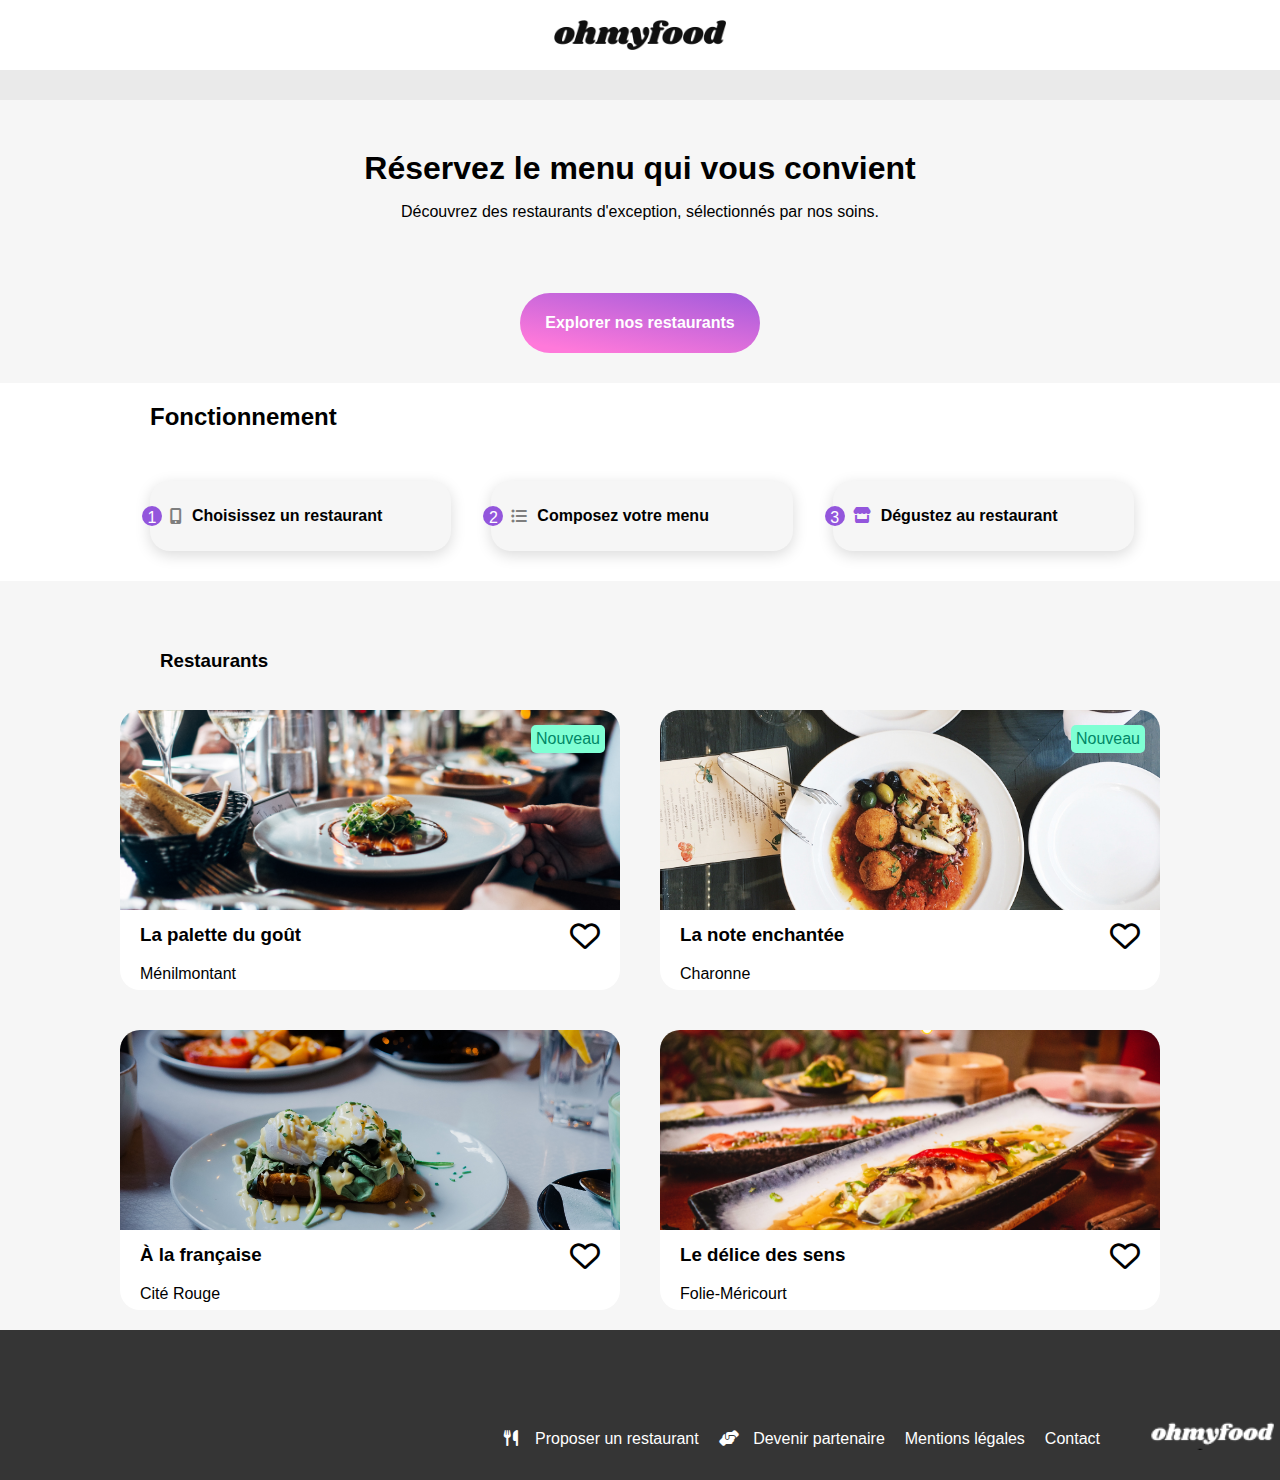
<file: index.html>
<!DOCTYPE html>
<html lang="en">
<head>
    <meta charset="UTF-8">
    <meta name="viewport" content="width=device-width, initial-scale=1.0">
    <title>OhMyFood</title>
    <link rel="stylesheet" href="https://cdnjs.cloudflare.com/ajax/libs/font-awesome/6.2.1/css/all.min.css">
    <link rel="stylesheet" href="assets/css/styles.css">
    <link rel="preconnect" href="https://fonts.googleapis.com">


</head>
<body>

    <div class="loader-container ">
        <div class="loader"></div>
    </div>

    <header>
        <img class="logo" src="assets/images/Images+textes+Ohmyfood/images/logo/ohmyfood.png" alt="Logo ohmyfood">
        
        <div class="localisation">
            
        </div>
    </header>
    <main>
        <div class="reserver">

        <h1><strong>Réservez le menu qui vous convient</strong></h1>
        <p>Découvrez des restaurants d'exception, sélectionnés par nos soins.</p>

        <a class="button" href="#">
            <strong>Explorer nos restaurants</strong>
        </a>
        </div>

        <h2><strong>Fonctionnement</strong></h2>

        <div class="fonctionnement">

            <div class="group">
                <i class="fa-solid fa-mobile-screen-button"></i>
                <strong>Choisissez un restaurant</strong>
                <span>1</span>
            </div>

            <div class="group">
                <i class="fa-solid fa-list-ul"></i>
                <strong>Composez votre menu</strong>
                <span>2</span>
            </div>

            <div class="group">
                <div class="degustez">
                    <i class="fa-solid fa-store"></i>
                </div>
                
                <strong>Dégustez au restaurant</strong>
                <span>3</span>
            </div>

        </div>
        <section class="restaurants">
            <h3 class="choix">Restaurants</h3>
            
            <div class="cards">

                

            <article class="card">
                <a class="restaurantcard" href="premierrestaurant.html">
                <img src="assets/images/Images+textes+Ohmyfood/images/restaurants/jay-wennington-N_Y88TWmGwA-unsplash.jpg" alt="Image du restaurant La palette du goût">
                </a>
                <div class="nouveau">Nouveau</div>
                <div class="like"><i class="fa-regular fa-heart"></i></div>
                <div class="like2"><i class="fa-solid fa-heart"></i></div>
                
                
                <div class="card-text">
                    <h3>La palette du goût</h3>
                    <p>Ménilmontant</p>
                    
                </div>
                </article>
                

                <a class="restaurantcard" href="deuxiemerestaurant.html">
            <article class="card">
                <img src="assets/images/Images+textes+Ohmyfood/images/restaurants/stil-u2Lp8tXIcjw-unsplash.jpg" alt="Image du restaurant La note enchantée">
                <div class="nouveau">Nouveau</div>
                <div class="like"><i class="fa-regular fa-heart"></i></div>
                <div class="like2"><i class="fa-solid fa-heart"></i></div>
                

                <div class="card-text">
                    <h3>La note enchantée</h3>
                    <p>Charonne</p>
                </div>
            </article>
                </a>

                <a class="restaurantcard" href="troisiemerestaurant.html">
            <article class="card">
                <img src="assets/images/Images+textes+Ohmyfood/images/restaurants/toa-heftiba-DQKerTsQwi0-unsplash.jpg" alt="Image du restaurant A la française">
                <div class="like"><i class="fa-regular fa-heart"></i></div>
                <div class="like2"><i class="fa-solid fa-heart"></i></div>

                <div class="card-text">
                    <h3>À la française</h3>
                    <p>Cité Rouge</p>
                </div>
            </article>
                </a>

                <a class="restaurantcard" href="quatriemerestaurant.html">
            <article class="card">
                <img src="assets/images/Images+textes+Ohmyfood/images/restaurants/louis-hansel-shotsoflouis-qNBGVyOCY8Q-unsplash.jpg" alt="Image du restaurant Le délice des sens">
                <div class="like"><i class="fa-regular fa-heart"></i></div>
                <div class="like2"><i class="fa-solid fa-heart"></i></div>

                <div class="card-text">
                    <h3>Le délice des sens</h3>
                    <p>Folie-Méricourt</p>
                </div>
            </article>
                </a>
        </div>
        </section>
    </main>
        <footer>
            <div class="footercontent">
            <img src="assets/images/Images+textes+Ohmyfood/images/logo/Footer.png" alt="Logo ohmyfood" id="Logo">

            <div class="footerelements">
            <ul>
                
                <li>
                    <a href="#">
                    <i class="fa-solid fa-utensils fa-fw"></i>
                    Proposer un restaurant
                </a>
                </li>
                
                
                <li>
                    <a href="#">
                    <i class="fa-solid fa-handshake-angle fa-fw"></i>
                    Devenir partenaire
                    </a>
                </li>
                
                <li><a href="#">Mentions légales</a></li>
                <li><a href="#">Contact</a></li>
            </ul>
            
            </div>
            </div>
        </footer>
</body>
</html>
</file>
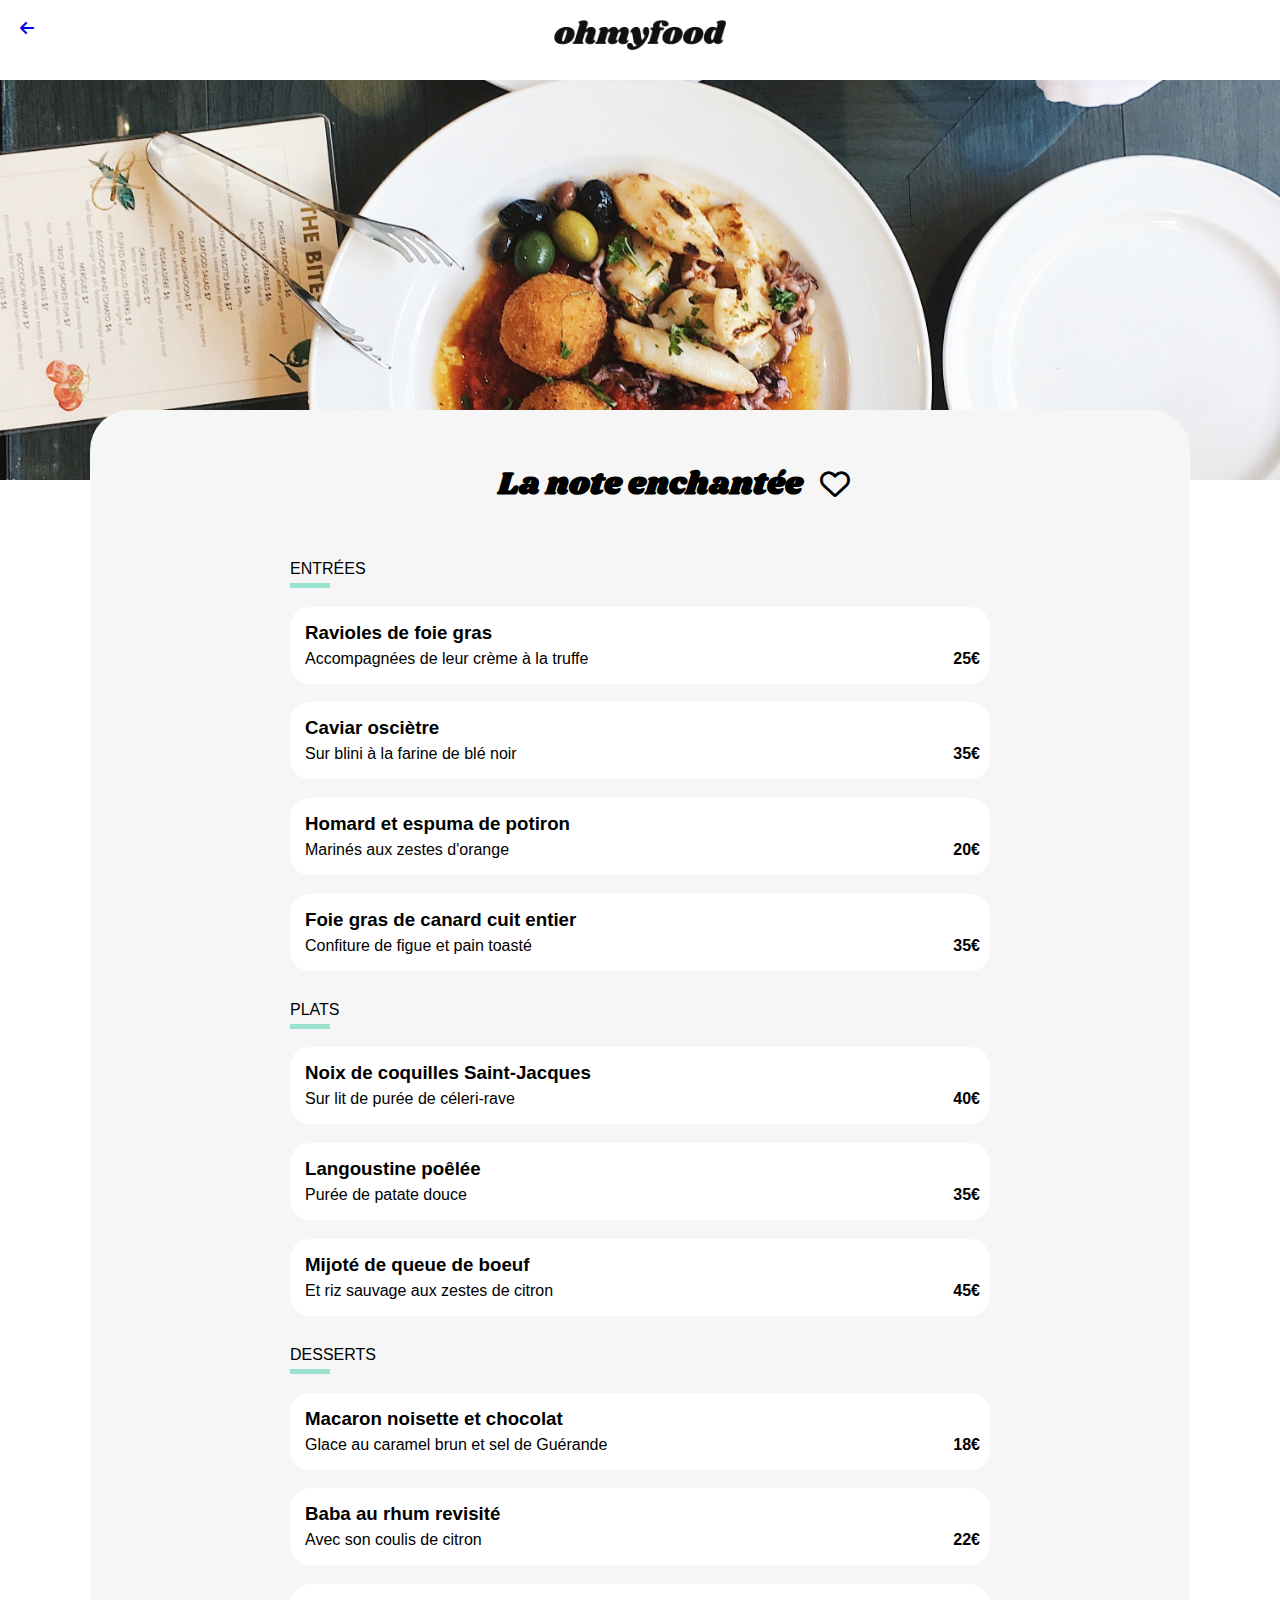
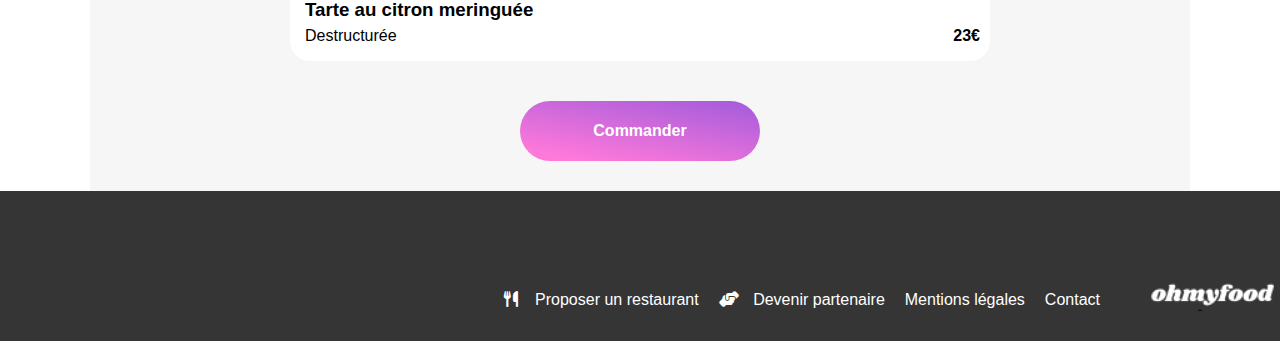
<file: deuxiemerestaurant.html>
<!DOCTYPE html>
<html lang="en">
<head>
    <meta charset="UTF-8">
    <meta name="viewport" content="width=device-width, initial-scale=1.0">
    <title>OhMyFood</title>
    <link rel="stylesheet" href="https://cdnjs.cloudflare.com/ajax/libs/font-awesome/6.2.1/css/all.min.css">
    <link rel="stylesheet" href="assets/css/styles.css">
    <link rel="stylesheet" href="https://fonts.googleapis.com/css?family=Shrikhand">
</head>
<body>

    

    <header>
        <a href="index.html">
            <i class="fa-solid fa-arrow-left"></i>
    </a>
        <img class="logo" src="assets/images/Images+textes+Ohmyfood/images/logo/ohmyfood.png" alt="Logo ohmyfood">
    </header>
    <main>
        <div class="background">
        <img class="backgroundimg" src="assets/images/Images+textes+Ohmyfood/images/restaurants/stil-u2Lp8tXIcjw-unsplash.jpg" alt="Restaurant La note enchantée">
        </div>
        <div class="container">

        <div class="titlelike">
            <h1><strong>La note enchantée</strong></h1>
            
            <div class="like"><i class="fa-regular fa-heart"></i></div>
                <div class="like2"><i class="fa-solid fa-heart"></i></div>
        </div>

            <div class="entrees">
                <p class="all">ENTRÉES</p>

            <div class="assiette">

                <h3>Ravioles de foie gras</h3>

                <div class="assiettedetail">
                <p>Accompagnées de leur crème à la truffe</p>

                <div class="prix">
                    <p>25€</p>
                </div>
                
                <div class="validatecheck">
                    <i class="fa-solid fa-circle-check"></i>
                </div>
            </div>
            </div>

            <div class="assiette">

                <h3>Caviar osciètre</h3>

                <div class="assiettedetail">
                <p>Sur blini à la farine de blé noir</p>

                <div class="prix">
                    <p>35€</p>
                </div>
                
                <div class="validatecheck">
                    <i class="fa-solid fa-circle-check"></i>
                </div>
            </div>
            </div>

            <div class="assiette">

                <h3>Homard et espuma de potiron</h3>

                <div class="assiettedetail">
                <p>Marinés aux zestes d'orange</p>

                <div class="prix">
                    <p>20€</p>
                </div>
                
                <div class="validatecheck">
                    <i class="fa-solid fa-circle-check"></i>
                </div>
            </div>
            </div>

            <div class="assiette">
                <h3>Foie gras de canard cuit entier</h3>

                <div class="assiettedetail">
                <p>Confiture de figue et pain toasté</p>

                <div class="prix">
                    <p>35€</p>
                </div>
                
                <div class="validatecheck">
                    <i class="fa-solid fa-circle-check"></i>
                </div>
            </div>
            </div>

            </div>

            <div class="plats">

            <p class="all">PLATS</p>

            <div class="assiette">
                <h3>Noix de coquilles Saint-Jacques</h3>

                <div class="assiettedetail">
                <p>Sur lit de purée de céleri-rave</p>

                <div class="prix">
                    <p>40€</p>
                </div>
                
                <div class="validatecheck">
                    <i class="fa-solid fa-circle-check"></i>
                </div>
            </div>
            </div>

            <div class="assiette">
                <h3>Langoustine poêlée</h3>

                <div class="assiettedetail">
                <p>Purée de patate douce</p>

                <div class="prix">
                    <p>35€</p>
                </div>
                

                <div class="validatecheck">
                    <i class="fa-solid fa-circle-check"></i>
                </div>
            </div>
            </div>

            <div class="assiette">
                <h3>Mijoté de queue de boeuf</h3>

                <div class="assiettedetail">
                <p>Et riz sauvage aux zestes de citron</p>

                <div class="prix">
                    <p>45€</p>
                </div>
                
                <div class="validatecheck">
                    <i class="fa-solid fa-circle-check"></i>
                </div>
            </div>
            </div>

            </div>

            <div class="desserts">

                <p class="all">DESSERTS</p>

                <div class="assiette">

                    <h3>Macaron noisette et chocolat</h3>

                    <div class="assiettedetail">
                    <p>Glace au caramel brun et sel de Guérande</p>

                    <div class="prix">
                        <p>18€</p>
                    </div>
                    

                    <div class="validatecheck">
                        <i class="fa-solid fa-circle-check"></i>
                    </div>
                </div>
                </div>

                <div class="assiette">

                    <h3>Baba au rhum revisité</h3>

                    <div class="assiettedetail">
                    <p>Avec son coulis de citron</p>

                    <div class="prix">
                        <p>22€</p>
                    </div>
                    
                    <div class="validatecheck">
                        <i class="fa-solid fa-circle-check"></i>
                    </div>
                </div>
                </div>

                <div class="assiette">

                    <h3>Tarte au citron meringuée</h3>

                    <div class="assiettedetail">
                    <p>Destructurée</p>

                    <div class="prix">
                        <p>23€</p>
                    </div>
                    
                    <div class="validatecheck">
                        <i class="fa-solid fa-circle-check"></i>
                    </div>
                </div>
                </div>

            </div>


            <a class="button" href="#">
                <p><strong>Commander</strong></p>
            </a>
        </div>

    </main>
        <footer>
            <div class="footercontent">
                <img src="assets/images/Images+textes+Ohmyfood/images/logo/Footer.png" alt="Logo ohmyfood" id="Logo">

                <div class="footerelements">
                <ul>
                
                        <li>
                            <a href="#">
                            <i class="fa-solid fa-utensils fa-fw"></i>
                            Proposer un restaurant
                        </a>
                        </li>
                        
                        
                        <li>
                        <a href="#">
                        <i class="fa-solid fa-handshake-angle fa-fw"></i>
                        Devenir partenaire
                        </a>
                        </li>
                        
                        <li><a href="#">Mentions légales</a></li>
                        <li><a href="#">Contact</a></li>
                    </ul>
                    </div>

                </div>
        </footer>
</body>
</html>
</file>
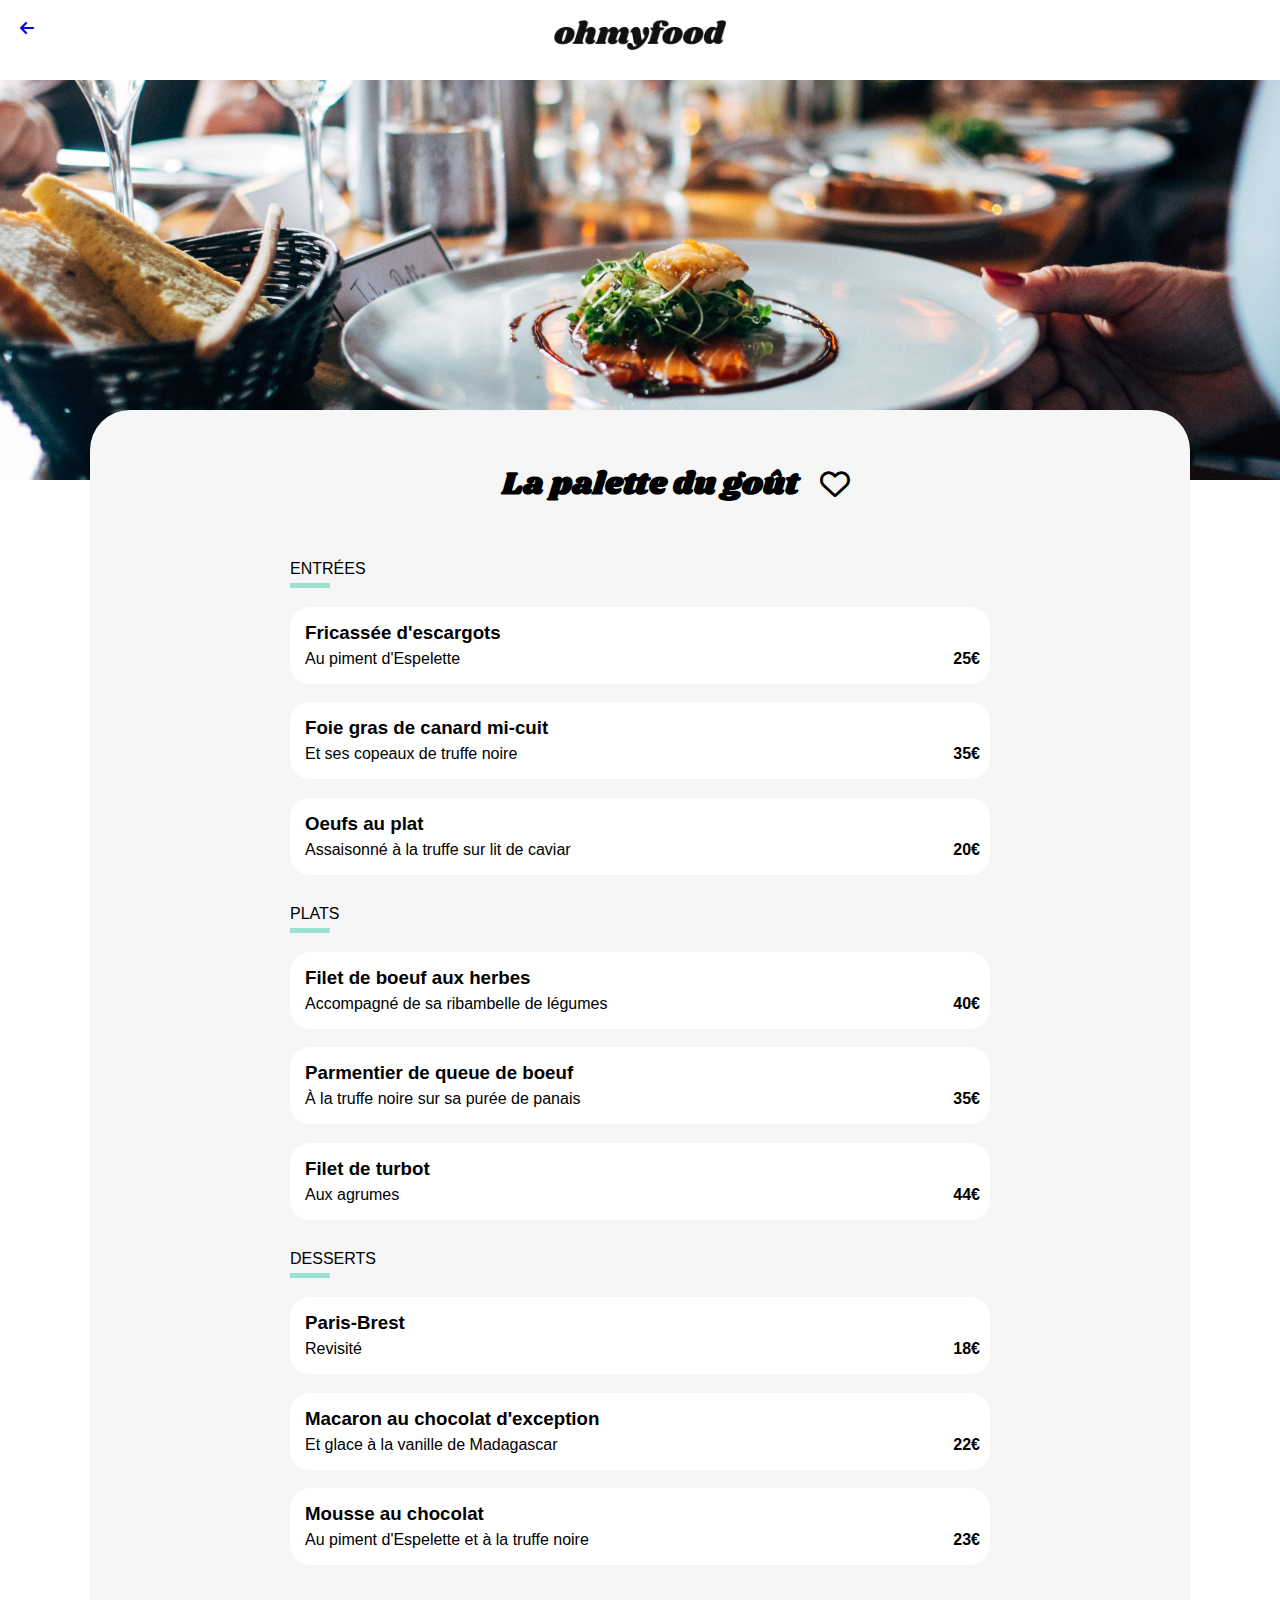
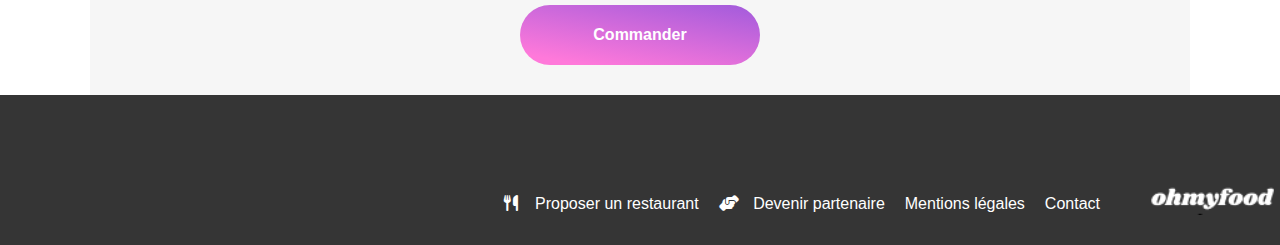
<file: premierrestaurant.html>
<!DOCTYPE html>
<html lang="en">
<head>
    <meta charset="UTF-8">
    <meta name="viewport" content="width=device-width, initial-scale=1.0">
    <title>OhMyFood</title>
    <link rel="stylesheet" href="https://cdnjs.cloudflare.com/ajax/libs/font-awesome/6.2.1/css/all.min.css">
    <link rel="stylesheet" href="assets/css/styles.css">
    
    <link rel="stylesheet" href="https://fonts.googleapis.com/css?family=Shrikhand">
</head>
<body>


    <header>
        <a href="index.html">
            <i class="fa-solid fa-arrow-left"></i>
        </a>
          <img class="logo" src="assets/images/Images+textes+Ohmyfood/images/logo/ohmyfood.png" alt="Logo ohmyfood">
    </header>
    <main>
        <div class="background">
        <img class="backgroundimg" src="assets/images/Images+textes+Ohmyfood/images/restaurants/jay-wennington-N_Y88TWmGwA-unsplash.jpg" alt="Restaurant La palette du goût">
        </div>
        
        <div class="container">

            <div class="titlelike">
                <h1><strong>La palette du goût</strong></h1>
                
                <div class="like"><i class="fa-regular fa-heart"></i></div>
                <div class="like2"><i class="fa-solid fa-heart"></i></div>
            </div>
            


            <div class="entrees">

                <p class="all">ENTRÉES</p>

            <div class="assiette">

                <h3>Fricassée d'escargots</h3>

                <div class="assiettedetail">
                <p>Au piment d'Espelette</p>
                
                <div class="prix">
                    <p>25€</p>
                </div>
                
            
                <div class="validatecheck">
                    <i class="fa-solid fa-circle-check"></i>
                </div>
            </div>
            </div>
            <div class="assiette">
                
                <h3>Foie gras de canard mi-cuit</h3>

                <div class="assiettedetail">
                <p>Et ses copeaux de truffe noire</p>

                    <div class="prix">
                        <p>35€</p>
                    </div>
                

                <div class="validatecheck">
                    <i class="fa-solid fa-circle-check"></i>
                </div>
            </div>
                
            </div>
            <div class="assiette">
                
                <h3>Oeufs au plat</h3>
                
                <div class="assiettedetail">
                    <p>Assaisonné à la truffe sur lit de caviar</p>

                    <div class="prix">
                        <p>20€</p>
                    </div>
                    
                    <div class="validatecheck">
                        <i class="fa-solid fa-circle-check"></i>
                    </div>
                </div>
                
            </div>
            
            </div>


            <div class="plats">
            <p class="all">PLATS</p>

            <div class="assiette">

                <h3>Filet de boeuf aux herbes</h3>

                <div class="assiettedetail">
                <p>Accompagné de sa ribambelle de légumes</p>

                    <div class="prix">
                        <p>40€</p>
                    </div>
                

                <div class="validatecheck">
                    <i class="fa-solid fa-circle-check"></i>
                </div>
            </div>

            </div>

            <div class="assiette">

                <h3>Parmentier de queue de boeuf</h3>

                <div class="assiettedetail">
                <p>À la truffe noire sur sa purée de panais</p>

            <div class="prix">
                <p>35€</p>
            </div>
                

                <div class="validatecheck">
                    <i class="fa-solid fa-circle-check"></i>
                </div>
            </div>

            </div>
            
            <div class="assiette">
                <h3>Filet de turbot</h3>
                <div class="assiettedetail">
                <p>Aux agrumes</p>

                    <div class="prix">
                        <p>44€</p>
                    </div>
                

                <div class="validatecheck">
                    <i class="fa-solid fa-circle-check"></i>
                </div>
            </div>
            </div>
            </div>


            <div class="desserts">
                <p class="all">DESSERTS</p>

                <div class="assiette">
                    <h3>Paris-Brest</h3>

                    <div class="assiettedetail">
                    <p>Revisité</p>

                    <div class="prix">
                        <p>18€</p>
                    </div>
                    

                    <div class="validatecheck">
                        <i class="fa-solid fa-circle-check"></i>
                    </div>
                </div>
                </div>

                <div class="assiette">
                    <h3>Macaron au chocolat d'exception</h3>
                    <div class="assiettedetail">
                    <p>Et glace à la vanille de Madagascar</p>

                    <div class="prix">
                        <p>22€</p>
                    </div>
                    

                    <div class="validatecheck">
                        <i class="fa-solid fa-circle-check"></i>
                    </div>
                </div>
                </div>

                <div class="assiette">
                    <h3>Mousse au chocolat</h3>
                    <div class="assiettedetail">
                    <p>Au piment d'Espelette et à la truffe noire</p>

                    <div class="prix">
                        <p>23€</p>
                    </div>
                    

                    <div class="validatecheck">
                        <i class="fa-solid fa-circle-check"></i>
                    </div>
                </div>
                </div>
            </div>

            <a class="button" href="#">
                <p><strong>Commander</strong></p>
            </a>

        </div>
    </main>
        <footer>
            <div class="footercontent">
                <img src="assets/images/Images+textes+Ohmyfood/images/logo/Footer.png" alt="Logo ohmyfood" id="Logo">

                <div class="footerelements">
                <ul>
                    
                    <li>
                        <a href="#">
                        <i class="fa-solid fa-utensils fa-fw"></i>
                        Proposer un restaurant
                    </a>
                    </li>
                    
                    
                    <li>
                    <a href="#">
                    <i class="fa-solid fa-handshake-angle fa-fw"></i>
                    Devenir partenaire
                    </a>
                    </li>
                    
                    <li><a href="#">Mentions légales</a></li>
                    <li><a href="#">Contact</a></li>

                </ul>
                </div>
            
            </div>
        </footer>
</body>
</html>
</file>
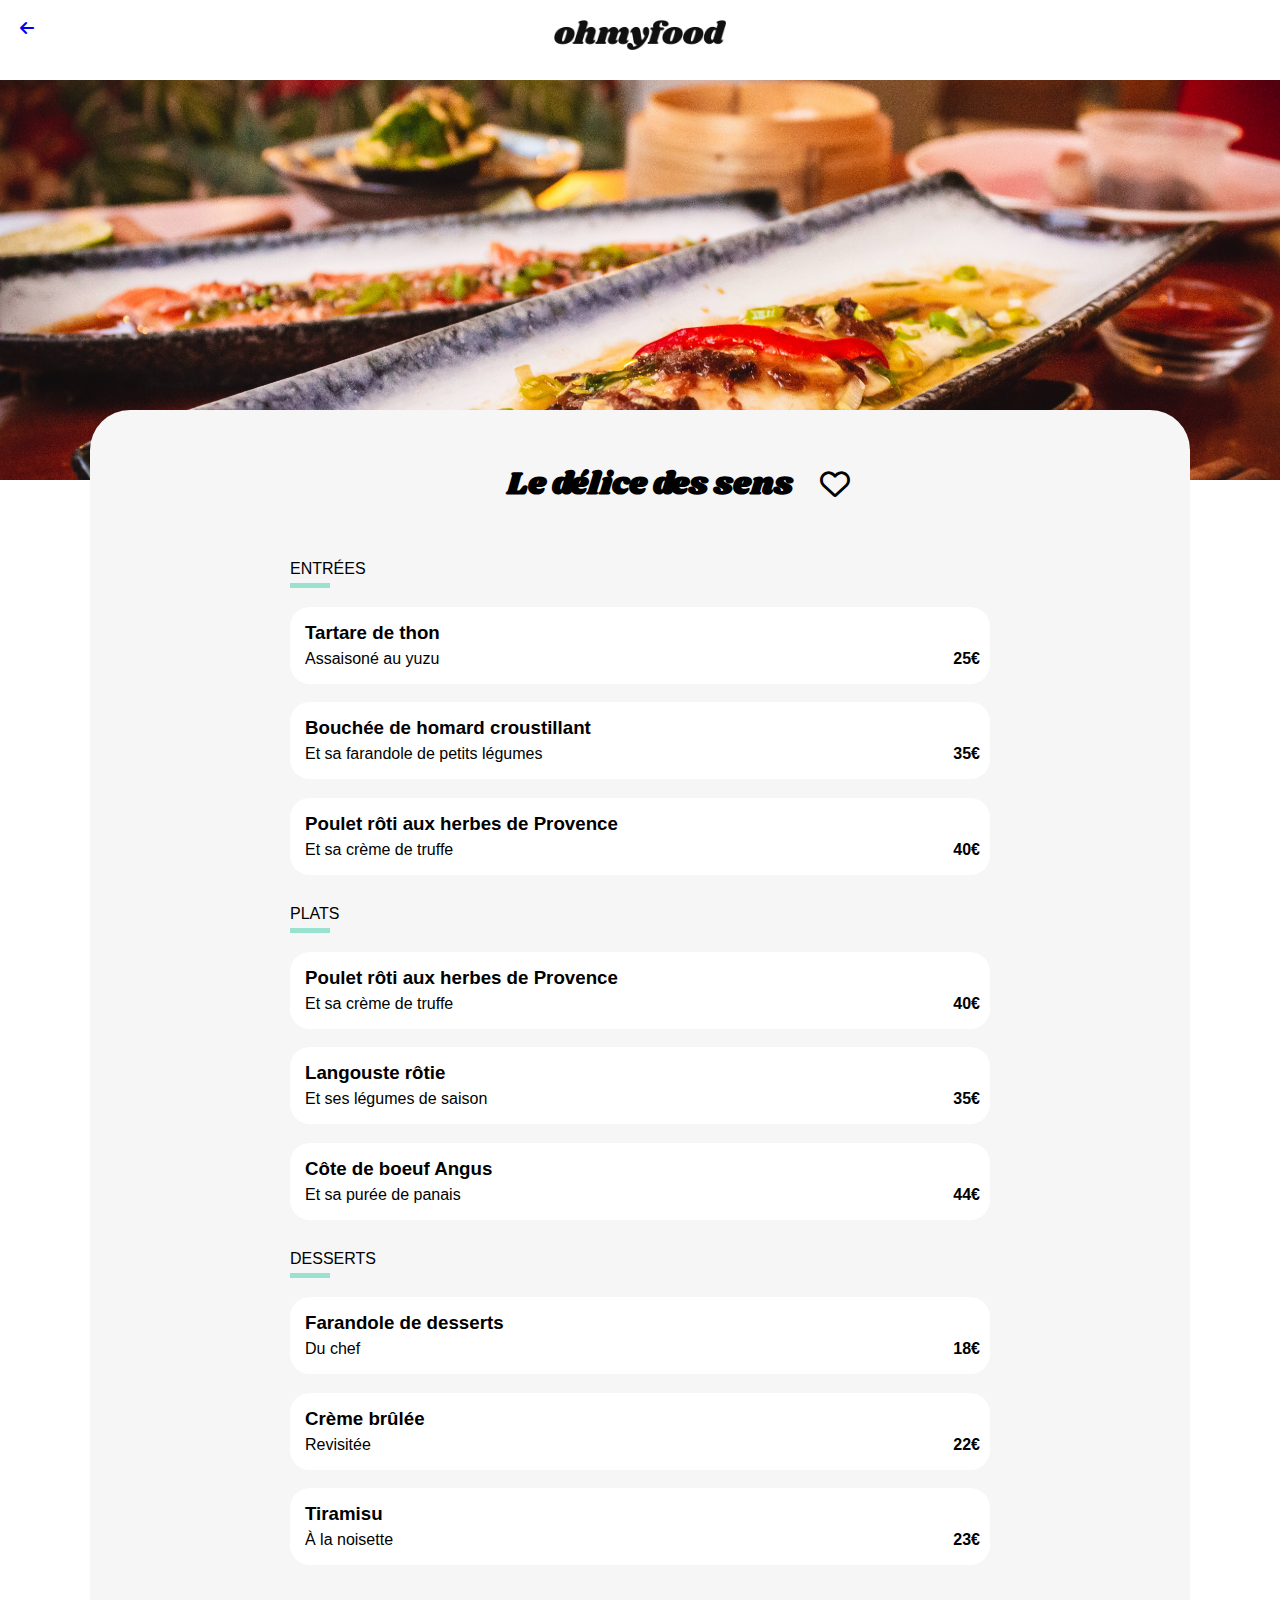
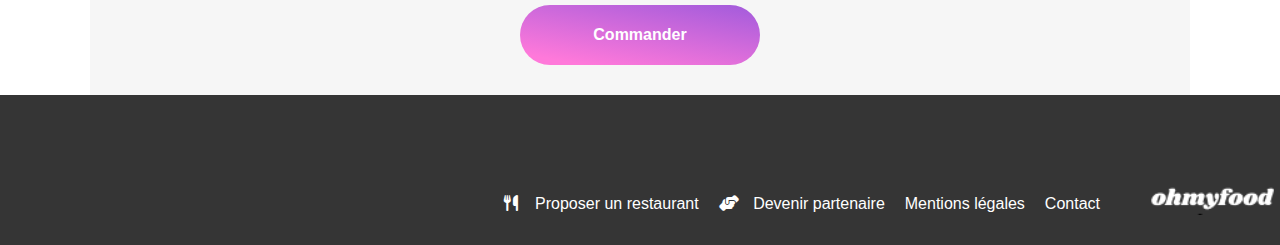
<file: quatriemerestaurant.html>
<!DOCTYPE html>
<html lang="en">
<head>
    <meta charset="UTF-8">
    <meta name="viewport" content="width=device-width, initial-scale=1.0">
    <title>OhMyFood</title>
    <link rel="stylesheet" href="https://cdnjs.cloudflare.com/ajax/libs/font-awesome/6.2.1/css/all.min.css">
    <link rel="stylesheet" href="assets/css/styles.css">
    <link rel="stylesheet" href="https://fonts.googleapis.com/css?family=Shrikhand">
</head>
<body>

    

    <header>
        <a href="index.html">
            <i class="fa-solid fa-arrow-left"></i>
    </a>
        <img class="logo" src="assets/images/Images+textes+Ohmyfood/images/logo/ohmyfood.png" alt="Logo ohmyfood">
    </header>
    <main>

        <div class="background">
        <img class="backgroundimg" src="assets/images/Images+textes+Ohmyfood/images/restaurants/louis-hansel-shotsoflouis-qNBGVyOCY8Q-unsplash.jpg" alt="Restaurant Le délice des sens">
        </div>
        
        <div class="container">

        <div class="titlelike">
            <h1><strong>Le délice des sens</strong></h1>
            
            <div class="like"><i class="fa-regular fa-heart"></i></div>
                <div class="like2"><i class="fa-solid fa-heart"></i></div>
        </div>

            <div class="entrees">

                <p class="all">ENTRÉES</p>

            <div class="assiette">

                <h3>Tartare de thon</h3>

                <div class="assiettedetail">
                <p>Assaisoné au yuzu</p>

                <div class="prix">
                    <p>25€</p>
                </div>
                
                <div class="validatecheck">
                    <i class="fa-solid fa-circle-check"></i>
                </div>
            </div>
            </div>

            <div class="assiette">

                <h3>Bouchée de homard croustillant</h3>

                <div class="assiettedetail">
                <p>Et sa farandole de petits légumes</p>

                <div class="prix">
                    <p>35€</p>
                </div>
                
                <div class="validatecheck">
                    <i class="fa-solid fa-circle-check"></i>
                </div>
            </div>
            </div>

            <div class="assiette">

                <h3>Poulet rôti aux herbes de Provence</h3>

                <div class="assiettedetail">
                <p>Et sa crème de truffe</p>

                <div class="prix">
                    <p>40€</p>
                </div>
                
                <div class="validatecheck">
                    <i class="fa-solid fa-circle-check"></i>
                </div>
            </div>
            </div>

            </div>

            <div class="plats">

            <p class="all">PLATS</p>

            <div class="assiette">

                <h3>Poulet rôti aux herbes de Provence</h3>

                <div class="assiettedetail">
                <p>Et sa crème de truffe</p>

                <div class="prix">
                    <p>40€</p>
                </div>
                
                <div class="validatecheck">
                    <i class="fa-solid fa-circle-check"></i>
                </div>
            </div>
            </div>

            <div class="assiette">

                <h3>Langouste rôtie</h3>

                <div class="assiettedetail">
                <p>Et ses légumes de saison</p>

                <div class="prix">
                    <p>35€</p>
                </div>
                
                <div class="validatecheck">
                    <i class="fa-solid fa-circle-check"></i>
                </div>
            </div>
            </div>

            <div class="assiette">

                <h3>Côte de boeuf Angus</h3>

                <div class="assiettedetail">
                <p>Et sa purée de panais</p>

                <div class="prix">
                    <p>44€</p>
                </div>
                
                <div class="validatecheck">
                    <i class="fa-solid fa-circle-check"></i>
                </div>
            </div>
            </div>

            </div>

            <div class="desserts">

                <p class="all">DESSERTS</p>

                <div class="assiette">

                    <h3>Farandole de desserts</h3>

                <div class="assiettedetail">
                    <p>Du chef</p>

                    <div class="prix">
                        <p>18€</p>
                    </div>
                    
                    <div class="validatecheck">
                        <i class="fa-solid fa-circle-check"></i>
                    </div>
                </div>
                </div>

                <div class="assiette">

                    <h3>Crème brûlée</h3>

                    <div class="assiettedetail">
                    <p>Revisitée</p>

                    <div class="prix">
                        <p>22€</p>
                    </div>
                    
                    <div class="validatecheck">
                        <i class="fa-solid fa-circle-check"></i>
                    </div>
                </div>
                </div>

                <div class="assiette">

                    <h3>Tiramisu</h3>

                    <div class="assiettedetail">
                    <p>À la noisette</p>

                    <div class="prix">
                        <p>23€</p>
                    </div>
                    
                    <div class="validatecheck">
                        <i class="fa-solid fa-circle-check"></i>
                    </div>
                    </div>
                </div>

            </div>

            <a class="button" href="#">
                <p><strong>Commander</strong></p>
            </a>
        </div>
    </main>
        <footer>
            <div class="footercontent">
                <img src="assets/images/Images+textes+Ohmyfood/images/logo/Footer.png" alt="Logo ohmyfood" id="Logo">

                <div class="footerelements">
                <ul>
                    
                        <li>
                            <a href="#">
                            <i class="fa-solid fa-utensils fa-fw"></i>
                            Proposer un restaurant
                        </a>
                        </li>
                        
                        <li>
                        <a href="#">
                        <i class="fa-solid fa-handshake-angle fa-fw"></i>
                        Devenir partenaire
                        </a>
                        </li>
                        
                        <li><a href="#">Mentions légales</a></li>
                        <li><a href="#">Contact</a></li>
                </ul>
                </div>

            </div>
        </footer>
</body>
</html>
</file>
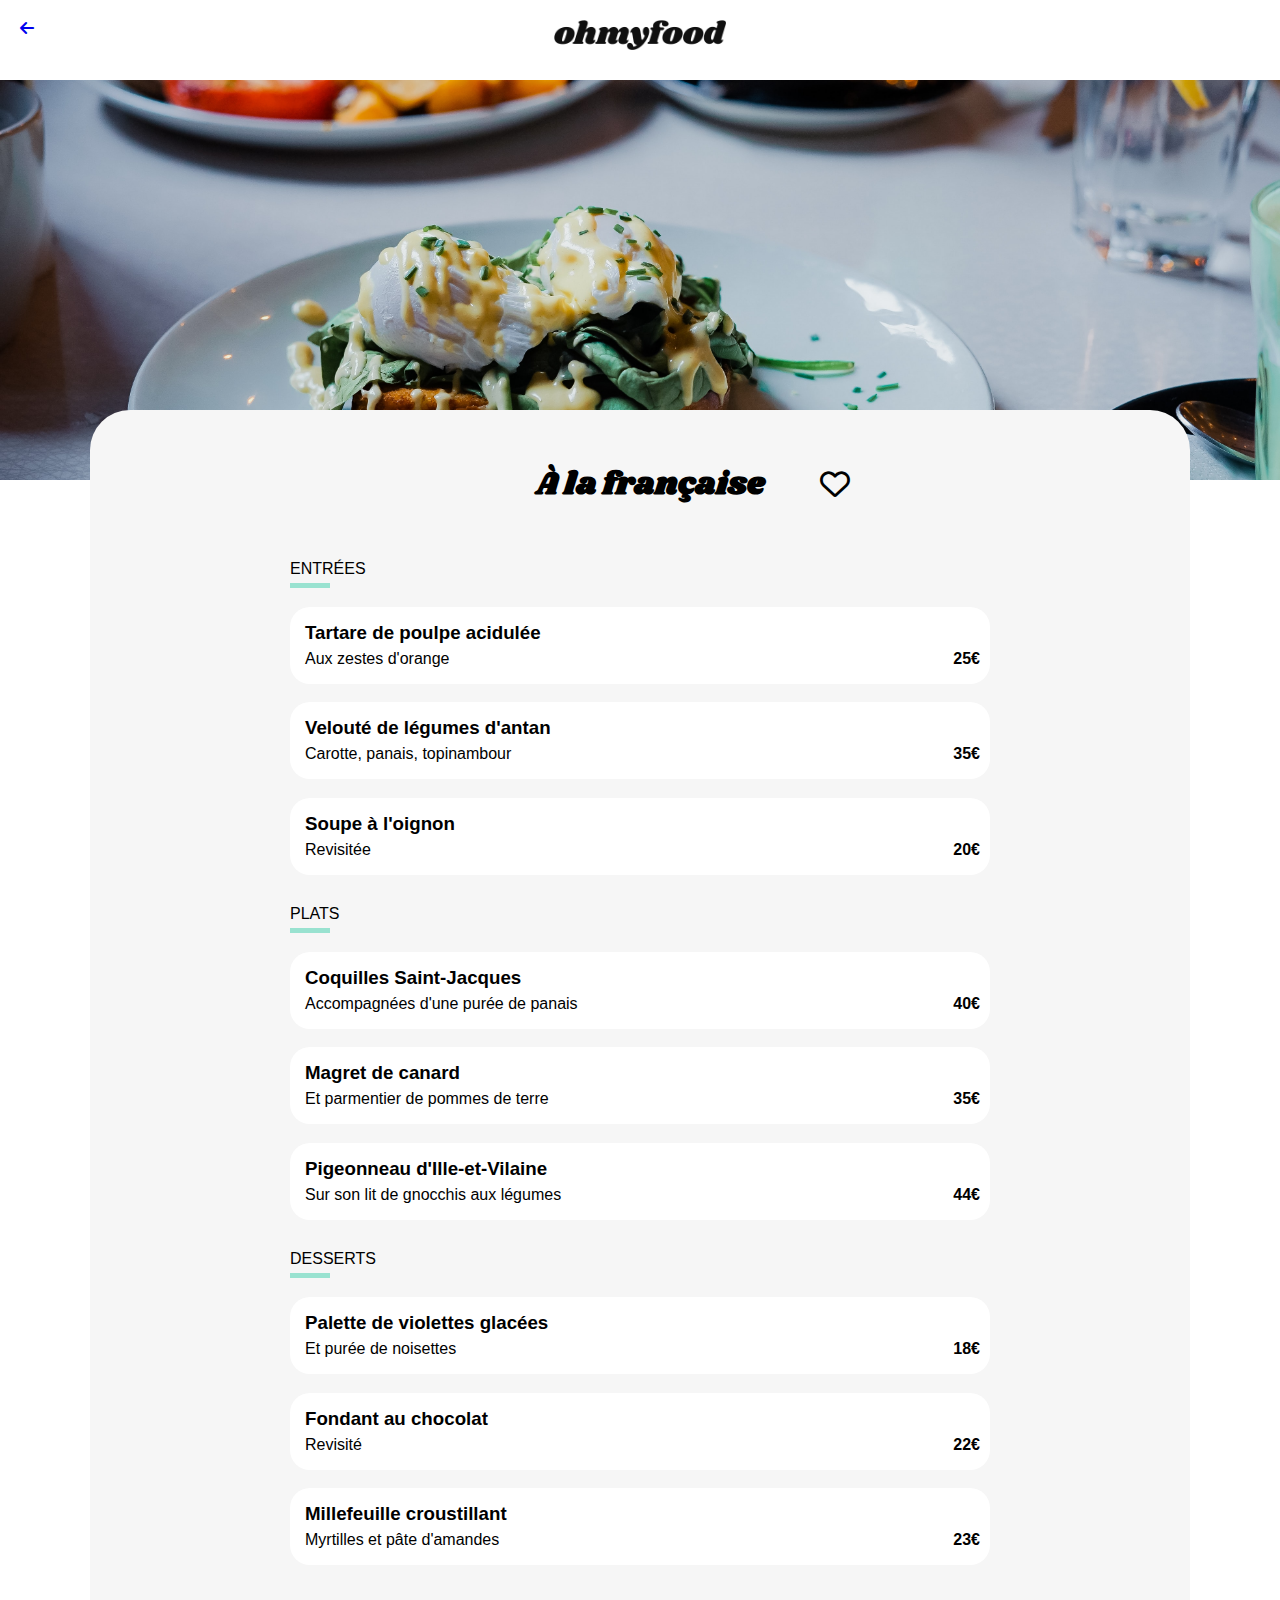
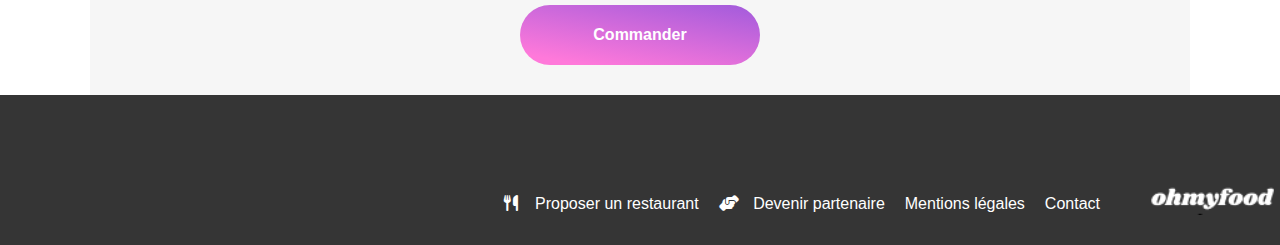
<file: troisiemerestaurant.html>
<!DOCTYPE html>
<html lang="en">
<head>
    <meta charset="UTF-8">
    <meta name="viewport" content="width=device-width, initial-scale=1.0">
    <title>OhMyFood</title>
    <link rel="stylesheet" href="https://cdnjs.cloudflare.com/ajax/libs/font-awesome/6.2.1/css/all.min.css">
    <link rel="stylesheet" href="assets/css/styles.css">
    <link rel="stylesheet" href="https://fonts.googleapis.com/css?family=Shrikhand">
</head>
<body>

    

    <header>
        <a href="index.html">
            <i class="fa-solid fa-arrow-left"></i>
    </a>
        <img class="logo" src="assets/images/Images+textes+Ohmyfood/images/logo/ohmyfood.png" alt="Logo ohmyfood">
    </header>
    <main>
        <div class="background">
        <img class="backgroundimg" src="assets/images/Images+textes+Ohmyfood/images/restaurants/toa-heftiba-DQKerTsQwi0-unsplash.jpg" alt="Restaurant À la française">
        </div>
    
        <div class="container">

        <div class="titlelike">
            <h1><strong>À la française</strong></h1>
            
            <div class="like"><i class="fa-regular fa-heart"></i></div>
                <div class="like2"><i class="fa-solid fa-heart"></i></div>
        </div>

            <div class="entrees">

                <p class="all">ENTRÉES</p>

            <div class="assiette">

                <h3>Tartare de poulpe acidulée</h3>

                <div class="assiettedetail">
                <p>Aux zestes d'orange</p>

                <div class="prix">
                    <p>25€</p>
                </div>
                
                <div class="validatecheck">
                    <i class="fa-solid fa-circle-check"></i>
                </div>
            </div>
            </div>

            <div class="assiette">
                <h3>Velouté de légumes d'antan</h3>

                <div class="assiettedetail">
                <p>Carotte, panais, topinambour</p>

                <div class="prix">
                    <p>35€</p>
                </div>
                
                <div class="validatecheck">
                    <i class="fa-solid fa-circle-check"></i>
                </div>
            </div>
            </div>

            <div class="assiette">
                <h3>Soupe à l'oignon</h3>

                <div class="assiettedetail">
                <p>Revisitée</p>

                <div class="prix">
                    <p>20€</p>
                </div>
                
                <div class="validatecheck">
                    <i class="fa-solid fa-circle-check"></i>
                </div>
            </div>
            </div>

            </div>

            <div class="plats">

            <p class="all">PLATS</p>

            <div class="assiette">

                <h3>Coquilles Saint-Jacques</h3>

                <div class="assiettedetail">
                <p>Accompagnées d'une purée de panais</p>

                <div class="prix">
                    <p>40€</p>
                </div>
                
                <div class="validatecheck">
                    <i class="fa-solid fa-circle-check"></i>
                </div>
            </div>
            </div>

            <div class="assiette">

                <h3>Magret de canard</h3>

                <div class="assiettedetail">
                <p>Et parmentier de pommes de terre</p>

                <div class="prix">
                    <p>35€</p>
                </div>
                
                <div class="validatecheck">
                    <i class="fa-solid fa-circle-check"></i>
                </div>
            </div>
            </div>

            <div class="assiette">

                <h3>Pigeonneau d'Ille-et-Vilaine</h3>

                <div class="assiettedetail">
                <p>Sur son lit de gnocchis aux légumes</p>

                <div class="prix">
                    <p>44€</p>
                </div>
                
                <div class="validatecheck">
                    <i class="fa-solid fa-circle-check"></i>
                </div>
            </div>
            </div>

            </div>

            <div class="desserts">

                <p class="all">DESSERTS</p>

                <div class="assiette">

                    <h3>Palette de violettes glacées</h3>

                    <div class="assiettedetail">
                    <p>Et purée de noisettes</p>

                    <div class="prix">
                        <p>18€</p>
                    </div>
                    
                    <div class="validatecheck">
                        <i class="fa-solid fa-circle-check"></i>
                    </div>
                </div>
                </div>

                <div class="assiette">

                    <h3>Fondant au chocolat</h3>

                    <div class="assiettedetail">
                    <p>Revisité</p>

                    <div class="prix">
                        <p>22€</p>
                    </div>
                    
                    <div class="validatecheck">
                        <i class="fa-solid fa-circle-check"></i>
                    </div>
                </div>
                </div>

                <div class="assiette">

                    <h3>Millefeuille croustillant</h3>

                    <div class="assiettedetail">
                    <p>Myrtilles et pâte d'amandes</p>

                    <div class="prix">
                        <p>23€</p>
                    </div>
                    
                    <div class="validatecheck">
                        <i class="fa-solid fa-circle-check"></i>
                    </div>
                </div>
                </div>
            </div>
            <a class="button" href="#">
                <p><strong>Commander</strong></p>
            </a>
        </div>
    </main>
        <footer>
            <div class="footercontent">
                <img src="assets/images/Images+textes+Ohmyfood/images/logo/Footer.png" alt="Logo ohmyfood" id="Logo">

                <div class="footerelements">
                <ul>
                    
                        <li>
                            <a href="#">
                            <i class="fa-solid fa-utensils fa-fw"></i>
                            Proposer un restaurant
                        </a>
                        </li>
                        
                        <li>
                        <a href="#">
                        <i class="fa-solid fa-handshake-angle fa-fw"></i>
                        Devenir partenaire
                        </a>
                        </li>
                        
                        <li><a href="#">Mentions légales</a></li>
                        <li><a href="#">Contact</a></li>
                </ul>
                </div>

            </div>
        </footer>
</body>
</html>
</file>
<file: assets/css/styles.css>
body {
  margin: 0;
  width: 100%;
  font-family: "Inter", sans-serif;
}

.loader-container {
  position: fixed;
  display: flex;
  align-items: center;
  justify-content: center;
  top: 0;
  right: 0;
  width: 0;
  height: 0;
  background-color: aquamarine;
  transition: 2s;
  animation: loader 0.1s linear 2s 1;
  overflow: hidden;
}

@keyframes loader {
  0% {
    opacity: 1;
    width: 100%;
    height: 100%;
  }
  95% {
    width: 100%;
    height: 100%;
  }
  100% {
    opacity: 0;
    width: 0;
    height: 0;
  }
}
.loader {
  border: 8px solid #f3f3f3;
  border-top: 8px solid aquamarine;
  border-radius: 50%;
  width: 50px;
  height: 50px;
  animation: spin 2s linear;
}

@keyframes spin {
  0% {
    transform: rotate(0deg);
  }
  100% {
    transform: rotate(360deg);
  }
}
header {
  display: flex;
  flex-direction: column;
}

.logo {
  display: flex;
  margin: auto;
  margin-top: 20px;
  height: 40px;
}

.localisation {
  margin-top: 20px;
  height: 30px;
  width: 100%;
  background-color: #EAEAEA;
}

.reserver {
  background-color: #f6f6f6;
}
.reserver h1 {
  margin: auto;
  padding-top: 50px;
  display: flex;
  text-align: center;
  justify-content: center;
  font-family: "Inter", sans-serif;
}

.reserver p {
  display: flex;
  text-align: center;
  justify-content: center;
  font-family: "Inter", sans-serif, black;
  padding-bottom: 2em;
}

.button {
  display: flex;
  margin: auto;
  height: 40px;
  width: 200px;
  justify-content: center;
  align-items: center;
  padding: 10px 20px;
  margin-top: 40px;
  text-decoration: none;
  color: white;
  margin-bottom: 30px;
  border-radius: 40px;
  background-color: #CD69DB;
  background: linear-gradient(190deg, #9356DC -14%, #FF79DA 89%);
  transition: opacity 0.3s;
}
.button:hover {
  opacity: 0.7;
}

h2 {
  margin-left: 20px;
  font-family: "Inter", sans-serif;
}
@media (min-width: 1024px) {
  h2 {
    margin-left: 150px;
  }
}

.fonctionnement {
  display: flex;
  flex-direction: column;
  width: 80%;
  margin-left: 50px;
}
@media (min-width: 1024px) {
  .fonctionnement {
    flex-grow: 1;
    flex-direction: row;
  }
}

.group {
  display: flex;
  background-color: #f6f6f6;
  width: 100%;
  height: 70px;
  border-radius: 20px;
  justify-content: left;
  align-items: center;
  margin-bottom: 20px;
  box-shadow: 0px 4px 15px 0px rgba(0, 0, 0, 0.1490196078);
  position: relative;
}
.group i {
  color: #7E7E7E;
  padding-right: 10px;
  padding-left: 20px;
}
@media (min-width: 1024px) {
  .group {
    margin: 30px;
    margin-left: 100px;
    margin-right: -60px;
  }
}

.degustez i {
  color: #9356DC;
}

span {
  position: absolute;
  left: -0.5em;
  border-radius: 50%;
  line-height: 1.5em;
  width: 20px;
  height: 20px;
  background-color: #9356DC;
  text-align: center;
  color: white;
}

.restaurants {
  background-color: #f6f6f6;
  height: 1300px;
  padding-top: 50px;
}
.restaurants .choix {
  margin-left: 20px;
}
@media (min-width: 1024px) {
  .restaurants .choix {
    margin-left: 160px;
  }
}
@media (min-width: 1024px) {
  .restaurants {
    height: -moz-fit-content;
    height: fit-content;
  }
}

@media (min-width: 1024px) {
  .cards {
    display: flex;
    flex-wrap: wrap;
    justify-content: center;
  }
}

.restaurantcard {
  text-decoration: none;
  color: black;
}

.card {
  background-color: white;
  height: 280px;
  margin: 20px;
  border-radius: 20px;
  text-decoration: none;
  position: relative;
}
.card h3 {
  margin-left: 20px;
}
@media (min-width: 1024px) {
  .card h3 {
    margin-top: 10px;
  }
}
.card p {
  margin-left: 20px;
}
@media (min-width: 1024px) {
  .card {
    width: 500px;
    height: 280px;
  }
}
.card .nouveau {
  background-color: aquamarine;
  position: absolute;
  right: 15px;
  top: 15px;
  padding: 5px;
  border-radius: 5px;
  color: #008766;
}
.card .like {
  position: absolute;
  width: 20px;
  height: 20px;
  right: 30px;
  bottom: 50px;
  font-size: 30px;
}
@media (min-width: 1024px) {
  .card .like {
    left: 450px;
  }
}
.card .like2 {
  position: absolute;
  width: 20px;
  height: 20px;
  right: 30px;
  bottom: 50px;
  font-size: 30px;
  z-index: 9999;
}
@media (min-width: 1024px) {
  .card .like2 {
    left: 450px;
  }
}
.card .like2 i {
  opacity: 0;
  transition: all 0.5s ease 0.1s;
}
.card .like2 i:hover {
  opacity: 1;
  background: linear-gradient(190deg, #9356DC -14%, #FF79DA 89%);
  -webkit-background-clip: text;
          background-clip: text;
  color: transparent;
}
.card .card-text {
  position: relative;
}
.card .card-text i {
  position: absolute;
  border: none;
  margin: 87px;
  font-size: 20px;
  background-color: aquamarine;
}

.card img {
  height: 190px;
  width: 100%;
  border-radius: 20px 20px 0 0;
  -o-object-fit: cover;
     object-fit: cover;
}
@media (min-width: 1024px) {
  .card img {
    width: 100%;
    height: 200px;
    -o-object-fit: cover;
       object-fit: cover;
  }
}

.btn {
  background: transparent;
  border: none;
  margin: 87px;
  font-size: 20px;
  outline: none;
  color: grey;
}

.btn:hover {
  cursor: pointer;
}

.btn:active {
  background-color: red;
}

footer {
  background-color: #353535;
  height: 300px;
}
footer ul {
  list-style: none;
}
footer a {
  text-decoration: none;
  color: white;
}
footer img {
  height: 150px;
}

.footercontent {
  margin-left: 30px;
}

#Logo {
  height: 20px;
  margin-top: 10px;
  color: white;
}

ul {
  display: flex;
  justify-content: flex-start;
  flex-direction: column;
}
@media (min-width: 1024px) {
  ul {
    display: flex;
    flex-direction: row;
    flex-wrap: nowrap;
  }
}

body {
  margin: 0;
  width: 100%;
}

.loader-container {
  position: fixed;
  display: flex;
  align-items: center;
  justify-content: center;
  top: 0;
  right: 0;
  width: 100%;
  height: 100%;
  background-color: aquamarine;
  transition: 2s, visibility 0.75s;
  z-index: 100;
  opacity: 0;
  animation: loader 1s forwards;
}
@keyframes loader {
  0% {
    opacity: 1;
  }
  99% {
    opacity: 1;
  }
  100% {
    opacity: 0;
    display: none;
  }
}

.loader-container--hidden {
  opacity: 0;
  visibility: hidden;
}

.loader {
  border: 8px solid #f3f3f3;
  border-top: 8px solid aquamarine;
  border-radius: 50%;
  width: 50px;
  height: 50px;
  animation: spin 2s linear infinite;
}

@keyframes spin {
  0% {
    transform: rotate(0deg);
  }
  100% {
    transform: rotate(360deg);
  }
}
header {
  display: flex;
  margin-top: 20px;
}
header a {
  position: absolute;
  margin-left: 20px;
}
header a:visited {
  color: black;
}

.fleche {
  padding-top: 20px;
}

.logo {
  display: flex;
  margin: auto;
  height: 30px;
}

main {
  display: flex;
  flex-direction: column;
}

@media (min-width: 1024px) {
  .background {
    height: 700px;
    overflow: hidden;
  }
}

.backgroundimg {
  width: 100%;
  margin-top: 30px;
  max-height: 250px;
  -o-object-fit: cover;
     object-fit: cover;
}
@media (min-width: 1024px) {
  .backgroundimg {
    max-height: 400px;
  }
}

.container {
  margin-top: -50px;
  width: 100%;
  display: flex;
  background-color: #f6f6f6;
  border-radius: 40px 40px 0 0;
  flex-direction: column;
}
@media (min-width: 1024px) {
  .container {
    width: 1100px;
    display: flex;
    margin: auto;
    margin-top: -340px;
    height: auto;
  }
}

.titlelike {
  display: flex;
  justify-content: right;
  align-items: center;
}

.like {
  position: absolute;
  padding-top: 30px;
  font-size: 30px;
  padding-right: 30px;
}
@media (min-width: 1024px) {
  .like {
    padding-right: 340px;
  }
}

.like2 {
  position: absolute;
  padding-top: 30px;
  padding-right: 30px;
  font-size: 30px;
  z-index: 9999;
}
@media (min-width: 1024px) {
  .like2 {
    padding-right: 340px;
  }
}
.like2 i {
  opacity: 0;
  transition: all 0.5s ease 0.1s;
}
.like2 i:hover {
  opacity: 1;
  background: linear-gradient(190deg, #9356DC -14%, #FF79DA 89%);
  -webkit-background-clip: text;
          background-clip: text;
  color: transparent;
}

h1 {
  flex-grow: 1;
  padding-top: 30px;
  margin-left: 20px;
  font-family: "Shrikhand", serif;
}
@media (min-width: 1024px) {
  h1 {
    display: flex;
    justify-content: center;
  }
}

.all {
  margin-left: 20px;
}
@media (min-width: 1024px) {
  .all {
    width: 700px;
    margin: auto;
    padding-top: 30px;
  }
}

.all::after {
  content: "";
  background: #99E2D0;
  width: 40px;
  height: 5px;
  margin-top: 5px;
  display: block;
}

.assiette {
  background-color: white;
  border-radius: 20px;
  width: 90%;
  margin: auto;
  margin-bottom: 20px;
  animation: cardprogres 1s;
  transform-origin: 0% 50%;
}
.assiette h3 {
  display: flex;
  flex-wrap: wrap;
  padding-left: 15px;
  padding-top: 15px;
  margin-bottom: -10px;
}
.assiette:hover .validatecheck {
  width: 3em;
}
.assiette .entrees .assiette {
  animation: cardprogres 1s;
  transform-origin: 0% 50%;
}
.assiette .plats .assiette {
  animation: cardprogres 1s;
  transform-origin: 0% 50%;
}
.assiette .desserts .assiette {
  animation: cardprogres 1s;
  transform-origin: 0% 50%;
}
@keyframes cardprogres {
  0% {
    opacity: 0;
    transform: translateX(100%);
  }
  80% {
    opacity: 1;
    transform: translateX(-10%);
  }
  100% {
    transform: translateY(1%);
  }
}
.assiette .assiettedetail {
  display: flex;
  padding-left: 15px;
}
.assiette .assiettedetail p {
  flex-grow: 1;
}
.assiette .assiettedetail .prix {
  padding-right: 10px;
  font-weight: bold;
}
.assiette .validatecheck {
  display: flex;
  align-items: center;
  justify-content: center;
  color: white;
  background-color: aquamarine;
  border-radius: 0 15px 15px 0;
  font-size: 25px;
  height: auto;
  margin-top: -28px;
  width: 0;
  transition: 0.5s ease 0.1s;
}
.assiette .validatecheck i {
  overflow: hidden;
}
@media (min-width: 1024px) {
  .assiette {
    width: 700px;
    margin: auto;
  }
}

footer {
  background-color: #353535;
  height: 200px;
}
@media (min-width: 1024px) {
  footer {
    height: 150px;
  }
  footer li {
    padding-right: 20px;
  }
}
footer ul {
  list-style: none;
}
footer a {
  text-decoration: none;
}
footer i {
  padding-right: 10px;
}

.footercontent {
  margin-left: 20px;
  flex-direction: column;
}
@media (min-width: 1024px) {
  .footercontent {
    display: flex;
    flex-direction: row-reverse;
  }
  .footercontent ul {
    display: flex;
    flex-wrap: nowrap;
  }
}
@media (min-width: 1024px) and (min-width: 1024px) {
  .footercontent ul {
    margin-top: 100px;
  }
}

#Logo {
  height: 60px;
  margin-top: 10px;
  color: white;
}
@media (min-width: 1024px) {
  #Logo {
    margin-top: 60px;
  }
}

.entrees .assiette {
  animation-delay: 0s;
}

.plats .assiette {
  animation-delay: 0.5s;
}

.desserts .assiette {
  animation-delay: 1s;
}/*# sourceMappingURL=styles.css.map */
</file>
